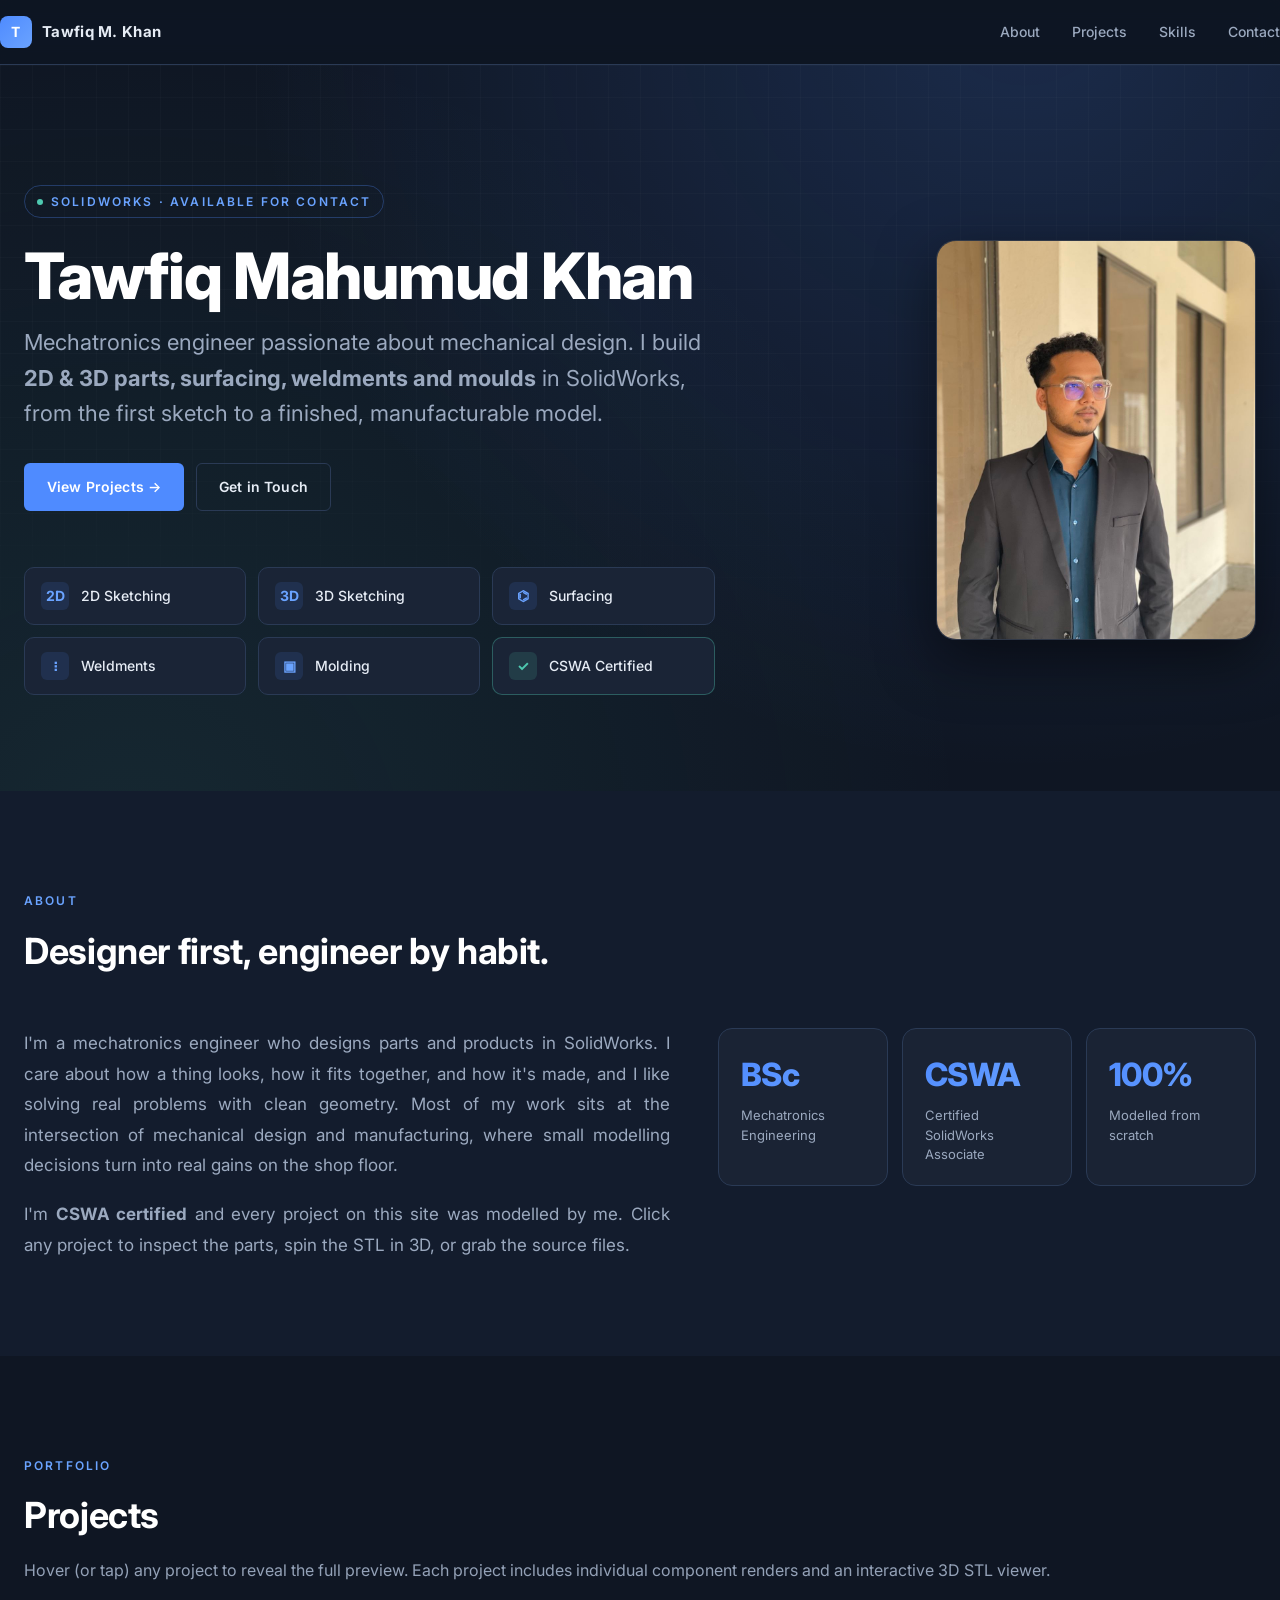
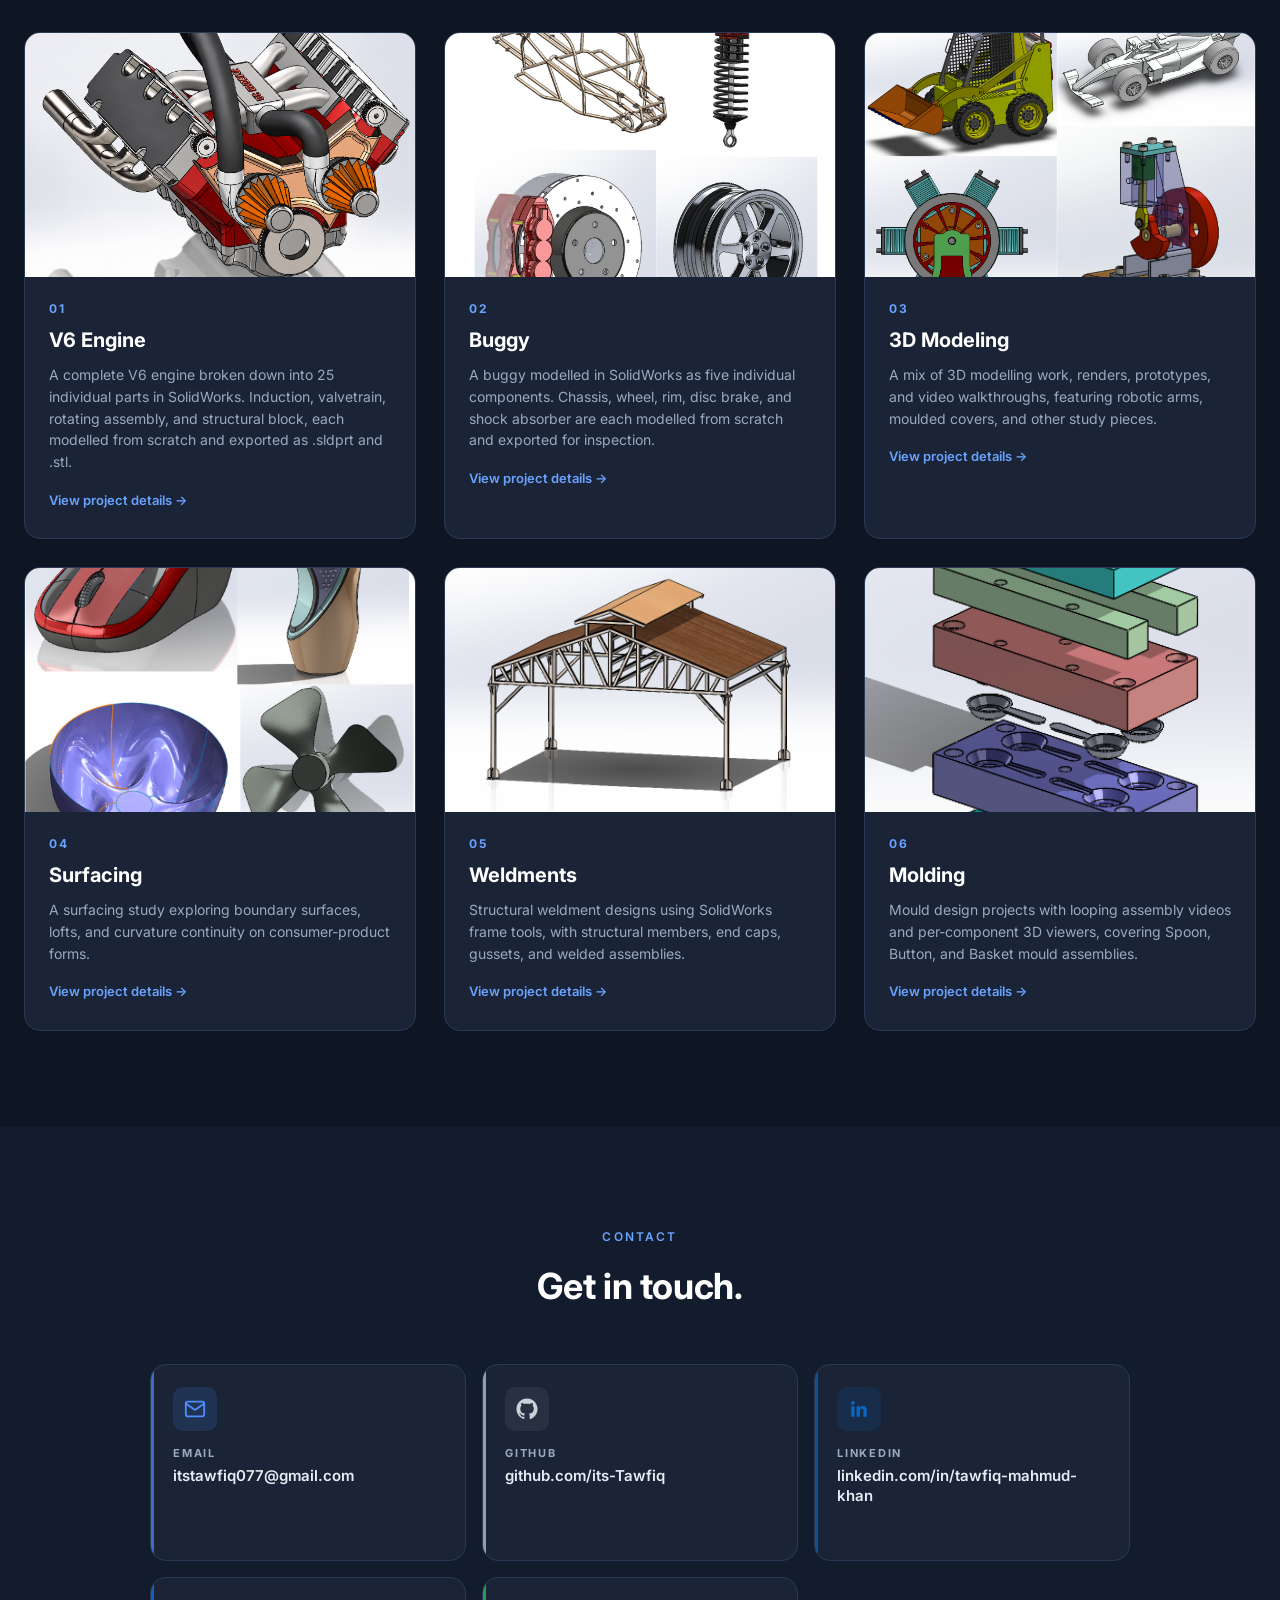
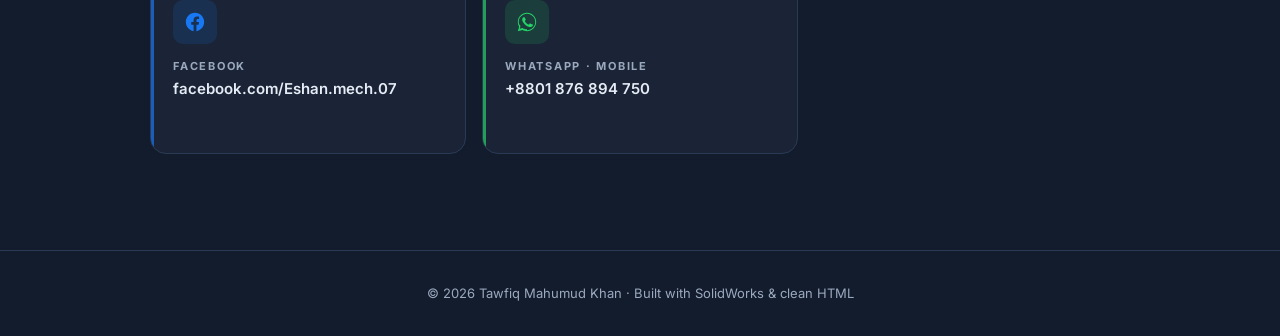
<file: index.html>
<!doctype html>
<html lang="en">
<head>
  <meta charset="utf-8" />
  <meta name="viewport" content="width=device-width, initial-scale=1, viewport-fit=cover" />
  <title>Tawfiq Mahumud Khan | SolidWorks Portfolio</title>
  <meta name="description"
        content="SolidWorks portfolio of Tawfiq Mahumud Khan, a CSWA certified designer showcasing 3D modelling, surfacing, weldments, and mould design projects." />

  <link rel="preconnect" href="https://fonts.googleapis.com" />
  <link rel="preconnect" href="https://fonts.gstatic.com" crossorigin />
  <link href="https://fonts.googleapis.com/css2?family=Inter:wght@400;500;600;700;800&display=swap"
        rel="stylesheet" />

  <link rel="stylesheet" href="css/style.css" />
  <link rel="icon" type="image/svg+xml"
        href="data:image/svg+xml;utf8,<svg xmlns='http://www.w3.org/2000/svg' viewBox='0 0 32 32'><rect width='32' height='32' rx='6' fill='%234f8bff'/><text x='16' y='22' font-family='Inter,sans-serif' font-size='16' font-weight='700' text-anchor='middle' fill='white'>T</text></svg>" />
</head>
<body>

  <!-- ============================================================
       NAVIGATION
       ============================================================ -->
  <nav class="nav" aria-label="Primary">
    <div class="container nav__inner">
      <a href="#top" class="nav__brand">
        <span class="nav__brand-mark">T</span>
        <span>Tawfiq M. Khan</span>
      </a>
      <button class="nav-toggle" aria-expanded="false" aria-controls="primary-nav">
        Menu
      </button>
      <ul class="nav__links" id="primary-nav">
        <li><a href="#about">About</a></li>
        <li><a href="#projects">Projects</a></li>
        <li><a href="#skills">Skills</a></li>
        <li><a href="#contact">Contact</a></li>
      </ul>
    </div>
  </nav>

  <!-- ============================================================
       HERO
       ============================================================ -->
  <header id="top" class="hero">
    <div class="container">
      <div class="hero__inner">
        <div class="hero__copy">
          <span class="hero__eyebrow">
            <span class="dot"></span>
            SolidWorks · Available for contact
          </span>
          <h1 class="hero__title">
            <span class="hero__title-text">Tawfiq Mahumud Khan</span>
          </h1>
          <p class="hero__subtitle">
            Mechatronics engineer passionate about mechanical design. I build
            <strong>2D &amp; 3D parts, surfacing, weldments and moulds</strong>
            in SolidWorks, from the first sketch to a finished, manufacturable model.
          </p>
          <div class="hero__cta-row">
            <a href="#projects" class="btn btn--primary">View Projects &rarr;</a>
            <a href="#contact" class="btn btn--ghost">Get in Touch</a>
          </div>

          <div class="skills" id="skills">
            <a class="skill" href="#projects" data-skill="2d-sketching">
              <span class="skill__icon">2D</span>
              2D Sketching
            </a>
            <a class="skill" href="#projects" data-skill="3d-sketching">
              <span class="skill__icon">3D</span>
              3D Sketching
            </a>
            <a class="skill" href="#projects" data-skill="surfacing">
              <span class="skill__icon">⌬</span>
              Surfacing
            </a>
            <a class="skill" href="#projects" data-skill="weldments">
              <span class="skill__icon">⫶</span>
              Weldments
            </a>
            <a class="skill" href="#projects" data-skill="molding">
              <span class="skill__icon">▣</span>
              Molding
            </a>
            <a class="skill skill--cert" href="certificate.html" data-skill="cswa">
              <span class="skill__icon">✓</span>
              CSWA Certified
            </a>
          </div>
        </div>

        <figure class="hero__portrait" aria-hidden="true">
          <img src="projects/my_pic.jpg" alt="" />
        </figure>
      </div>
    </div>
  </header>

  <!-- ============================================================
       ABOUT
       ============================================================ -->
  <section id="about" class="section section--alt">
    <div class="container">
      <div class="section-header">
        <span class="section-header__eyebrow">About</span>
        <h2 class="section-title">Designer first, engineer by habit.</h2>
      </div>

      <div class="about-grid">
        <div class="about-grid__lead">
          <p class="about-lede">
            I'm a mechatronics engineer who designs parts and products in SolidWorks.
            I care about how a thing looks, how it fits together, and how it's made,
            and I like solving real problems with clean geometry. Most of my work
            sits at the intersection of mechanical design and manufacturing, where
            small modelling decisions turn into real gains on the shop floor.
          </p>
          <p class="about-lede">
            I'm <strong>CSWA certified</strong> and every project on this site was
            modelled by me. Click any project to inspect the parts, spin the STL
            in 3D, or grab the source files.
          </p>
        </div>

        <ul class="about-stats">
          <li class="about-stat">
            <span class="about-stat__num">BSc</span>
            <span class="about-stat__label">Mechatronics Engineering</span>
          </li>
          <li class="about-stat">
            <span class="about-stat__num">CSWA</span>
            <span class="about-stat__label">Certified SolidWorks Associate</span>
          </li>
          <li class="about-stat">
            <span class="about-stat__num">100%</span>
            <span class="about-stat__label">Modelled from scratch</span>
          </li>
        </ul>
      </div>
    </div>
  </section>

  <!-- ============================================================
       PROJECTS
       ============================================================ -->
  <section id="projects" class="section">
    <div class="container">
      <div class="section-header">
        <span class="section-header__eyebrow">Portfolio</span>
        <h2 class="section-title">Projects</h2>
        <p class="section-subtitle">
          Hover (or tap) any project to reveal the full preview. Each project includes
          individual component renders and an interactive 3D STL viewer.
        </p>
      </div>

      <div class="projects-grid" id="projects-grid">
        <!-- Filled by js/main.js -->
      </div>
    </div>
  </section>

  <!-- ============================================================
       CONTACT
       ============================================================ -->
  <section id="contact" class="section section--alt">
    <div class="container">
      <div class="section-header section-header--center">
        <span class="section-header__eyebrow">Contact</span>
        <h2 class="section-title">Get in touch.</h2>
      </div>

      <div class="contact-grid">

        <!-- Email — opens Gmail compose in a new tab. Gmail web is the
             universal mailto-to-Gmail bridge for desktop users; on mobile
             the system mail handler takes over via mailto:. -->
        <a class="contact-card contact-card--email"
           id="contact-email"
           href="https://mail.google.com/mail/?view=cm&fs=1&to=itstawfiq077@gmail.com"
           target="_blank" rel="noopener">
          <span class="contact-card__icon" aria-hidden="true">
            <svg viewBox="0 0 24 24" width="22" height="22" fill="none"
                 stroke="currentColor" stroke-width="2"
                 stroke-linecap="round" stroke-linejoin="round">
              <path d="M4 4h16c1.1 0 2 .9 2 2v12c0 1.1-.9 2-2 2H4c-1.1 0-2-.9-2-2V6c0-1.1.9-2 2-2z"/>
              <polyline points="22,6 12,13 2,6"/>
            </svg>
          </span>
          <span class="contact-card__body">
            <span class="contact-card__label">Email</span>
            <span class="contact-card__value">itstawfiq077@gmail.com</span>
          </span>
          <span class="contact-card__cta" aria-hidden="true">Open Gmail &rarr;</span>
        </a>

        <!-- GitHub — opens the profile in a new tab. -->
        <a class="contact-card contact-card--github"
           id="contact-github"
           href="https://github.com/its-Tawfiq"
           target="_blank" rel="noopener">
          <span class="contact-card__icon" aria-hidden="true">
            <svg viewBox="0 0 24 24" width="22" height="22" fill="currentColor">
              <path d="M12 .5C5.65.5.5 5.65.5 12c0 5.08 3.29 9.39 7.86 10.92.58.1.79-.25.79-.56v-2c-3.2.7-3.88-1.37-3.88-1.37-.52-1.34-1.27-1.7-1.27-1.7-1.04-.71.08-.7.08-.7 1.15.08 1.76 1.18 1.76 1.18 1.02 1.76 2.68 1.25 3.34.96.1-.74.4-1.25.73-1.54-2.55-.29-5.23-1.28-5.23-5.69 0-1.26.45-2.28 1.18-3.08-.12-.29-.51-1.45.11-3.02 0 0 .97-.31 3.18 1.17.92-.26 1.91-.39 2.89-.39.98 0 1.97.13 2.89.39 2.2-1.48 3.17-1.17 3.17-1.17.63 1.57.23 2.73.11 3.02.73.8 1.18 1.82 1.18 3.08 0 4.43-2.69 5.4-5.25 5.69.41.36.78 1.06.78 2.13v3.16c0 .31.21.67.8.55C20.22 21.38 23.5 17.08 23.5 12 23.5 5.65 18.35.5 12 .5z"/>
            </svg>
          </span>
          <span class="contact-card__body">
            <span class="contact-card__label">GitHub</span>
            <span class="contact-card__value">github.com/its-Tawfiq</span>
          </span>
          <span class="contact-card__cta" aria-hidden="true">View profile &rarr;</span>
        </a>

        <!-- LinkedIn -->
        <a class="contact-card contact-card--linkedin"
           id="contact-linkedin"
           href="https://www.linkedin.com/in/tawfiq-mahmud-khan"
           target="_blank" rel="noopener">
          <span class="contact-card__icon" aria-hidden="true">
            <svg viewBox="0 0 24 24" width="22" height="22" fill="currentColor">
              <path d="M20.45 20.45h-3.55v-5.57c0-1.33-.02-3.05-1.86-3.05-1.86 0-2.14 1.45-2.14 2.95v5.67H9.35V9h3.41v1.56h.05c.48-.9 1.64-1.86 3.37-1.86 3.6 0 4.27 2.37 4.27 5.46v6.29zM5.34 7.43a2.06 2.06 0 1 1 0-4.12 2.06 2.06 0 0 1 0 4.12zM7.12 20.45H3.56V9h3.56v11.45z"/>
            </svg>
          </span>
          <span class="contact-card__body">
            <span class="contact-card__label">LinkedIn</span>
            <span class="contact-card__value">linkedin.com/in/tawfiq-mahmud-khan</span>
          </span>
          <span class="contact-card__cta" aria-hidden="true">View profile &rarr;</span>
        </a>

        <!-- Facebook -->
        <a class="contact-card contact-card--facebook"
           id="contact-facebook"
           href="https://www.facebook.com/Eshan.mech.07"
           target="_blank" rel="noopener">
          <span class="contact-card__icon" aria-hidden="true">
            <svg viewBox="0 0 24 24" width="22" height="22" fill="currentColor">
              <path d="M22 12.07C22 6.51 17.52 2 12 2S2 6.51 2 12.07c0 4.99 3.66 9.13 8.44 9.93v-7.02H7.9v-2.91h2.54V9.85c0-2.52 1.49-3.91 3.78-3.91 1.09 0 2.24.2 2.24.2v2.47h-1.26c-1.24 0-1.63.77-1.63 1.57v1.88h2.78l-.45 2.91h-2.33V22c4.78-.8 8.43-4.94 8.43-9.93z"/>
            </svg>
          </span>
          <span class="contact-card__body">
            <span class="contact-card__label">Facebook</span>
            <span class="contact-card__value">facebook.com/Eshan.mech.07</span>
          </span>
          <span class="contact-card__cta" aria-hidden="true">View profile &rarr;</span>
        </a>

        <!-- WhatsApp / Mobile — wa.me opens the WhatsApp app on mobile
             and WhatsApp Web on desktop. -->
        <a class="contact-card contact-card--whatsapp"
           id="contact-whatsapp"
           href="https://wa.me/01876894750"
           target="_blank" rel="noopener">
          <span class="contact-card__icon" aria-hidden="true">
            <svg viewBox="0 0 24 24" width="22" height="22" fill="currentColor">
              <path d="M17.5 14.4c-.3-.1-1.7-.8-1.9-.9-.3-.1-.4-.1-.6.1-.2.3-.7.9-.8 1-.2.2-.3.2-.6.1-.3-.1-1.2-.4-2.3-1.4-.9-.8-1.4-1.7-1.6-2-.2-.3 0-.4.1-.6.1-.1.3-.3.4-.5.1-.2.2-.3.3-.5.1-.2 0-.4 0-.5 0-.1-.6-1.5-.9-2-.2-.5-.4-.5-.6-.5h-.5c-.2 0-.5.1-.7.4-.3.3-1 1-1 2.4 0 1.4 1 2.8 1.2 3 .1.2 2 3.1 4.9 4.3 1.7.7 2.4.8 3.3.7.5-.1 1.7-.7 2-1.4.2-.7.2-1.2.2-1.4-.1-.1-.3-.2-.6-.3zM12 2C6.5 2 2 6.5 2 12c0 1.8.5 3.6 1.4 5.1L2 22l5-1.3c1.5.8 3.1 1.3 5 1.3 5.5 0 10-4.5 10-10S17.5 2 12 2zm0 18c-1.7 0-3.3-.5-4.6-1.3l-.3-.2-3 .8.8-2.9-.2-.3C3.4 14.8 3 13.4 3 12c0-5 4-9 9-9s9 4 9 9-4 9-9 9z"/>
            </svg>
          </span>
          <span class="contact-card__body">
            <span class="contact-card__label">WhatsApp · Mobile</span>
            <span class="contact-card__value">+8801 876 894 750</span>
          </span>
          <span class="contact-card__cta" aria-hidden="true">Open chat &rarr;</span>
        </a>

      </div>
    </div>
  </section>

  <footer class="footer">
    <div class="container">
      <p style="margin:0;">
        &copy; <span id="year"></span> Tawfiq Mahumud Khan &middot; Built with SolidWorks &amp; clean HTML
      </p>
    </div>
  </footer>

  <!-- Scripts -->
  <script src="js/projects.js"></script>
  <script src="js/main.js"></script>
  <script>
    // Footer year is the only thing kept dynamic — contact info is now
    // authored directly in the markup above so the page works even
    // without JS.
    (function () {
      const yr = document.getElementById('year');
      if (yr) yr.textContent = new Date().getFullYear();
    })();
  </script>
</body>
</html>
</file>
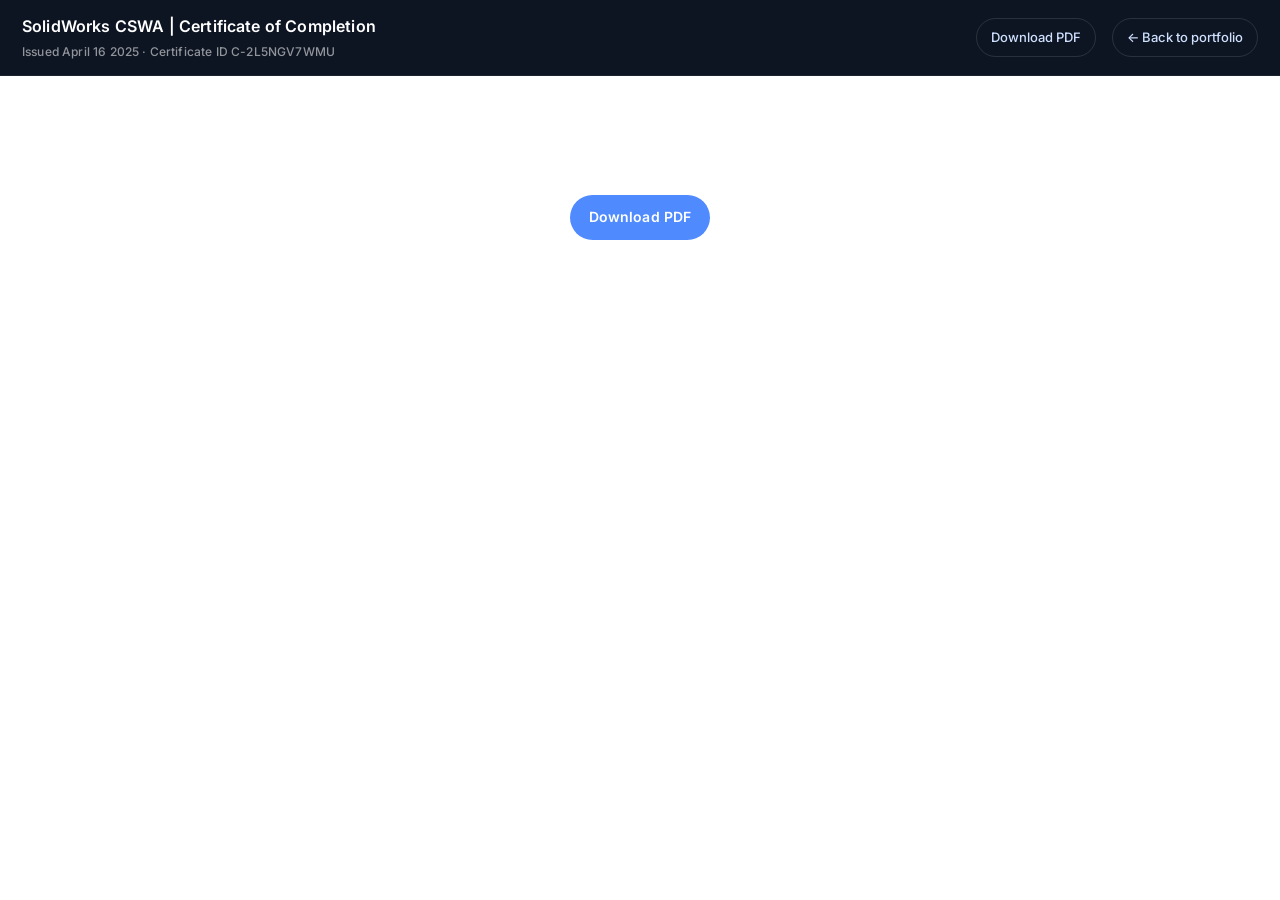
<file: certificate.html>
<!doctype html>
<html lang="en">
<head>
  <meta charset="utf-8" />
  <meta name="viewport" content="width=device-width, initial-scale=1, viewport-fit=cover" />
  <title>CSWA Certificate | Tawfiq Mahumud Khan</title>
  <meta name="description"
        content="SolidWorks CSWA (CAD Design Associate) certificate awarded to Tawfiq Mahumud Khan, April 16 2025." />

  <link rel="preconnect" href="https://fonts.googleapis.com" />
  <link rel="preconnect" href="https://fonts.gstatic.com" crossorigin />
  <link href="https://fonts.googleapis.com/css2?family=Inter:wght@400;500;600;700;800&display=swap"
        rel="stylesheet" />

  <link rel="stylesheet" href="css/style.css" />
  <link rel="icon" type="image/svg+xml"
        href="data:image/svg+xml;utf8,<svg xmlns='http://www.w3.org/2000/svg' viewBox='0 0 32 32'><rect width='32' height='32' rx='6' fill='%234f8bff'/><text x='16' y='22' font-family='Inter,sans-serif' font-size='16' font-weight='700' text-anchor='middle' fill='white'>T</text></svg>" />

  <style>
    /* Page-specific styles — kept inline so certificate.html stays a
       standalone artifact independent of the rest of the site. */
    html, body { height: 100%; margin: 0; }
    body { background: #0f1623; color: #fff; font-family: Inter, system-ui, sans-serif; }
    .cert-viewer {
      display: flex;
      flex-direction: column;
      height: 100vh;
      height: 100dvh;
    }
    .cert-toolbar {
      display: flex;
      align-items: center;
      gap: 16px;
      padding: 14px 22px;
      background: rgba(15, 22, 35, 0.85);
      backdrop-filter: blur(12px);
      border-bottom: 1px solid rgba(255, 255, 255, 0.06);
      flex: 0 0 auto;
    }
    .cert-toolbar h1 {
      margin: 0;
      font-size: 16px;
      font-weight: 600;
      letter-spacing: 0.01em;
      color: #fff;
      flex: 1 1 auto;
      min-width: 0;
    }
    .cert-toolbar h1 small {
      display: block;
      font-size: 12px;
      font-weight: 500;
      color: rgba(255, 255, 255, 0.55);
      margin-top: 2px;
    }
    .cert-toolbar a {
      color: #cfe0ff;
      text-decoration: none;
      font-size: 13px;
      font-weight: 500;
      padding: 8px 14px;
      border-radius: 999px;
      border: 1px solid rgba(255, 255, 255, 0.12);
      transition: background 160ms ease, border-color 160ms ease, color 160ms ease;
    }
    .cert-toolbar a:hover {
      background: rgba(255, 255, 255, 0.06);
      border-color: rgba(255, 255, 255, 0.25);
      color: #fff;
    }
    .cert-frame {
      flex: 1 1 auto;
      min-height: 0;
      background: #2a3142;
      display: flex;
      align-items: stretch;
      justify-content: stretch;
    }
    .cert-frame object,
    .cert-frame embed,
    .cert-frame iframe {
      width: 100%;
      height: 100%;
      border: 0;
      background: #fff;
    }
    .cert-fallback {
      margin: auto;
      max-width: 520px;
      padding: 28px 32px;
      text-align: center;
      color: rgba(255, 255, 255, 0.85);
    }
    .cert-fallback h2 {
      margin: 0 0 12px;
      font-size: 22px;
      font-weight: 700;
      color: #fff;
    }
    .cert-fallback p {
      margin: 0 0 22px;
      font-size: 14px;
      line-height: 1.6;
      color: rgba(255, 255, 255, 0.7);
    }
    .cert-fallback a.btn {
      display: inline-block;
      padding: 10px 18px;
      background: #4f8bff;
      color: #fff;
      border-radius: 999px;
      text-decoration: none;
      font-weight: 600;
      font-size: 14px;
    }

    /* ---------- Responsive (phones) ----------
       On phones the toolbar's h1 + 2 pill buttons would overflow, so we
       drop the buttons to a second row and shrink padding/typography. */
    @media (max-width: 560px) {
      .cert-toolbar {
        flex-wrap: wrap;
        gap: 10px;
        padding: 12px 16px;
      }
      .cert-toolbar h1 {
        font-size: 14px;
        flex: 1 1 100%;
        margin-bottom: 2px;
      }
      .cert-toolbar h1 small {
        font-size: 11px;
      }
      .cert-toolbar a {
        padding: 6px 12px;
        font-size: 12px;
      }
    }
  </style>
</head>
<body>

  <div class="cert-viewer">
    <header class="cert-toolbar">
      <h1>
        SolidWorks CSWA | Certificate of Completion
        <small>Issued April 16 2025 · Certificate ID C-2L5NGV7WMU</small>
      </h1>
      <a href="certificate/Certificate_C-2L5NGV7WMU.pdf" download>Download PDF</a>
      <a href="index.html">&larr; Back to portfolio</a>
    </header>

    <main class="cert-frame">
      <!-- <object> renders the PDF inline with a built-in toolbar in
           modern browsers, and falls back to its child content when the
           browser cannot render PDFs (rare, but worth covering). -->
      <object data="certificate/Certificate_C-2L5NGV7WMU.pdf"
              type="application/pdf"
              aria-label="CSWA certificate PDF">
        <div class="cert-fallback">
          <h2>Your browser can&rsquo;t display the PDF inline.</h2>
          <p>You can still download the certificate and open it locally.</p>
          <a class="btn" href="certificate/Certificate_C-2L5NGV7WMU.pdf" download>Download PDF</a>
        </div>
      </object>
    </main>
  </div>

</body>
</html>
</file>
<file: css/style.css>
/* =====================================================================
   TAWFIQ MAHUMUD KHAN — SolidWorks Portfolio
   Professional, clean, engineering-portfolio design
   ===================================================================== */

/* ---------- Design tokens ---------- */
:root {
  --color-bg:        #0f1623;
  --color-bg-alt:    #131c2d;
  --color-surface:   #1a2436;
  --color-surface-2: #22304a;
  --color-border:    #2a3a55;
  --color-text:      #e6ecf5;
  --color-text-dim:  #9ba9bf;
  --color-accent:    #4f8bff;
  --color-accent-2:  #6aa3ff;
  --color-success:   #4ec9b0;
  --shadow-sm: 0 2px 8px rgba(0, 0, 0, 0.2);
  --shadow-md: 0 6px 24px rgba(0, 0, 0, 0.35);
  --shadow-lg: 0 18px 60px rgba(0, 0, 0, 0.45);
  --radius-sm: 6px;
  --radius-md: 10px;
  --radius-lg: 16px;
  --container:    1320px;
  --container-sm: 1040px;
  --transition:   200ms ease;
}

/* ---------- Reset ---------- */
*, *::before, *::after { box-sizing: border-box; }
html { scroll-behavior: smooth; }
/* Safety net: stop accidental horizontal scroll caused by fixed-width
   descendants, gradients, or wide inline content on small phones. The
   site has overflow:hidden on the hero but other sections (e.g. the
   long LinkedIn URL in contact cards, decorative gradients) can still
   push the page wider than the viewport if not contained. */
html, body { overflow-x: hidden; }
body {
  margin: 0;
  font-family: 'Inter', -apple-system, BlinkMacSystemFont, 'Segoe UI',
               Roboto, 'Helvetica Neue', Arial, sans-serif;
  font-size: 16px;
  line-height: 1.6;
  color: var(--color-text);
  background: var(--color-bg);
  -webkit-font-smoothing: antialiased;
  text-rendering: optimizeLegibility;
}
img, svg, video { display: block; max-width: 100%; }
a { color: inherit; text-decoration: none; }
button { font: inherit; cursor: pointer; }

/* ---------- Layout ---------- */
.container {
  width: 100%;
  max-width: var(--container);
  margin: 0 auto;
  padding: 0 24px;
}
.container--sm { max-width: var(--container-sm); }

.section {
  padding: 96px 0;
}
.section--alt { background: var(--color-bg-alt); }

.section-header {
  margin-bottom: 48px;
}
.section-header__eyebrow {
  display: inline-block;
  font-size: 12px;
  letter-spacing: 0.18em;
  text-transform: uppercase;
  color: var(--color-accent-2);
  font-weight: 600;
  margin-bottom: 12px;
}
.section-title {
  font-size: clamp(28px, 3vw, 36px);
  font-weight: 700;
  letter-spacing: -0.01em;
  margin: 0 0 12px;
  color: #fff;
}
.section-subtitle {
  font-size: 16px;
  line-height: 1.7;
  color: var(--color-text-dim);
  max-width: 100%;
  margin: 0 0 32px;
  text-align: justify;
  hyphens: auto;
  -webkit-hyphens: auto;
  opacity: 0.95;
}
.section-title small {
  font-size: 14px;
  font-weight: 400;
  color: var(--color-text-dim);
}

/* ---------- About ---------- */
.about-grid {
  display: grid;
  grid-template-columns: minmax(0, 1.2fr) minmax(0, 1fr);
  gap: 48px;
  align-items: start;
  max-width: 1240px;
  margin: 0 auto;
}
.about-grid__lead { min-width: 0; }
.about-lede {
  font-size: 17px;
  line-height: 1.8;
  color: var(--color-text-dim);
  margin: 0 0 18px;
  text-align: justify;
  hyphens: auto;
  -webkit-hyphens: auto;
}
.about-lede:last-child { margin-bottom: 0; }
.about-stats {
  list-style: none;
  margin: 0;
  padding: 0;
  display: grid;
  grid-template-columns: repeat(3, minmax(0, 1fr));
  gap: 14px;
}
.about-stat {
  display: flex;
  flex-direction: column;
  gap: 6px;
  padding: 20px 22px;
  background: rgba(255, 255, 255, 0.03);
  border: 1px solid var(--color-border);
  border-radius: 14px;
  transition: transform var(--transition), border-color var(--transition), background var(--transition);
}
.about-stat:hover {
  transform: translateY(-2px);
  border-color: rgba(79, 139, 255, 0.45);
  background: rgba(79, 139, 255, 0.06);
}
.about-stat__num {
  font-size: clamp(26px, 3vw, 32px);
  font-weight: 800;
  letter-spacing: -0.02em;
  background: linear-gradient(135deg, var(--color-accent), var(--color-accent-2));
  -webkit-background-clip: text;
  background-clip: text;
  color: transparent;
}
.about-stat__label {
  font-size: 13px;
  line-height: 1.5;
  color: var(--color-text-dim);
}
@media (max-width: 880px) {
  .about-grid {
    grid-template-columns: 1fr;
    gap: 32px;
  }
  .about-stats {
    grid-template-columns: repeat(2, minmax(0, 1fr));
  }
}
@media (max-width: 480px) {
  .about-stats { grid-template-columns: 1fr; }
}

/* ---------- Navigation ---------- */
.nav {
  position: sticky;
  top: 0;
  z-index: 50;
  background: rgba(15, 22, 35, 0.85);
  backdrop-filter: saturate(140%) blur(10px);
  -webkit-backdrop-filter: saturate(140%) blur(10px);
  border-bottom: 1px solid var(--color-border);
  /* Push the sticky bar away from notches / camera cutouts on iOS and
     Android so the brand and toggle aren't clipped on the edges. */
  padding-left:  env(safe-area-inset-left, 0);
  padding-right: env(safe-area-inset-right, 0);
}
.nav__inner {
  display: flex;
  align-items: center;
  justify-content: space-between;
  /* If the device has a top notch (iPhone X+, landscape phones etc.)
     push the bar contents down so the brand sits inside the safe area
     rather than under the notch. */
  padding-left:  max(env(safe-area-inset-left, 0), 0);
  padding-right: max(env(safe-area-inset-right, 0), 0);
  height: 64px;
}
.nav__brand {
  display: flex;
  align-items: center;
  gap: 10px;
  font-weight: 700;
  letter-spacing: 0.02em;
  font-size: 15px;
}
.nav__brand-mark {
  width: 32px; height: 32px;
  display: grid; place-items: center;
  background: linear-gradient(135deg, var(--color-accent), var(--color-accent-2));
  color: #fff;
  border-radius: 8px;
  font-weight: 700;
  font-size: 14px;
}
.nav__links {
  display: flex;
  gap: 32px;
  list-style: none;
  margin: 0; padding: 0;
}
.nav__links a {
  font-size: 14px;
  font-weight: 500;
  color: var(--color-text-dim);
  padding: 8px 0;
  border-bottom: 2px solid transparent;
  transition: color var(--transition), border-color var(--transition);
}
.nav__links a:hover,
.nav__links a.is-active {
  color: var(--color-text);
  border-bottom-color: var(--color-accent);
}

.nav-toggle {
  display: none;
  background: transparent;
  border: 1px solid var(--color-border);
  color: var(--color-text);
  padding: 8px 12px;
  border-radius: var(--radius-sm);
}

/* ---------- Hero ---------- */
.hero {
  position: relative;
  padding: 120px 0 96px;
  background:
    radial-gradient(circle at 80% -10%, rgba(79,139,255,0.18), transparent 60%),
    radial-gradient(circle at 10% 110%, rgba(78,201,176,0.10), transparent 60%),
    var(--color-bg);
  overflow: hidden;
}
.hero::before {
  content: "";
  position: absolute; inset: 0;
  background-image:
    linear-gradient(rgba(255,255,255,0.02) 1px, transparent 1px),
    linear-gradient(90deg, rgba(255,255,255,0.02) 1px, transparent 1px);
  background-size: 32px 32px;
  pointer-events: none;
  mask-image: linear-gradient(to bottom, black 40%, transparent 90%);
  -webkit-mask-image: linear-gradient(to bottom, black 40%, transparent 90%);
}
.hero__inner {
  position: relative;
  max-width: 1280px;
  margin: 0 auto;
}
.hero__copy { max-width: 760px; }

/* Two-column hero on wide screens: copy on the left, profile portrait
   on the right. Stacks on narrow screens (the portrait is hidden so
   the copy fills the full width). The narrower inner max-width keeps
   the hero from feeling stretched across the full container. */
@media (min-width: 980px) {
  .hero__inner {
    display: grid;
    grid-template-columns: minmax(0, 1.4fr) minmax(0, 1fr);
    gap: 48px;
    align-items: center;
  }
}

/* Profile portrait — pinned to the right column on wide screens.
   Sized to feel like a polished framed photo, never competing with
   the hero copy. Hidden on narrow screens to keep the layout clean. */
.hero__portrait {
  margin: 0;
  justify-self: end;
  width: clamp(220px, 28vw, 320px);
  aspect-ratio: 4 / 5;
  border-radius: 20px;
  overflow: hidden;
  border: 1px solid rgba(255, 255, 255, 0.12);
  box-shadow: 0 18px 56px rgba(0, 0, 0, 0.5);
  background: var(--color-bg-alt);
  display: none;
}
@media (min-width: 980px) {
  .hero__portrait { display: block; }
}
.hero__portrait img {
  width: 100%;
  height: 100%;
  object-fit: cover;
  object-position: center 25%;
  display: block;
}

.hero__eyebrow {
  display: inline-flex;
  align-items: center;
  gap: 8px;
  font-size: 12px;
  letter-spacing: 0.18em;
  text-transform: uppercase;
  color: var(--color-accent-2);
  font-weight: 600;
  padding: 6px 12px;
  border: 1px solid rgba(79,139,255,0.3);
  border-radius: 999px;
  margin-bottom: 24px;
}
.hero__eyebrow .dot {
  width: 6px; height: 6px; border-radius: 50%;
  background: var(--color-success);
  box-shadow: 0 0 0 0 rgba(78,201,176,0.5);
  animation: pulse 2s infinite;
}
@keyframes pulse {
  0%   { box-shadow: 0 0 0 0 rgba(78,201,176,0.5); }
  70%  { box-shadow: 0 0 0 8px rgba(78,201,176,0); }
  100% { box-shadow: 0 0 0 0 rgba(78,201,176,0); }
}
.hero__title {
  font-size: clamp(36px, 6vw, 64px);
  font-weight: 800;
  line-height: 1.05;
  letter-spacing: -0.02em;
  margin: 0 0 16px;
  color: #fff;
}
.hero__title-text {
  display: inline-block;
  max-width: 100%;
}
/* Lock the name to a single line only when there's room. On phones the
   36-64px clamp can't fit "Tawfiq Mahumud Khan" without horizontal
   overflow, so we let the title wrap below 720px and only nowrap from
   tablet/desktop upwards. */
@media (min-width: 720px) {
  .hero__title-text {
    white-space: nowrap;
  }
}
.hero__subtitle {
  font-size: clamp(18px, 2vw, 22px);
  color: var(--color-text-dim);
  max-width: 760px;
  margin: 0 0 32px;
}
.hero__cta-row {
  display: flex;
  gap: 12px;
  flex-wrap: wrap;
}

/* ---------- Buttons ---------- */
.btn {
  display: inline-flex;
  align-items: center;
  gap: 8px;
  padding: 12px 22px;
  border-radius: var(--radius-sm);
  font-weight: 600;
  font-size: 14px;
  letter-spacing: 0.01em;
  transition: transform var(--transition), background var(--transition), color var(--transition), border-color var(--transition);
  border: 1px solid transparent;
}
.btn:hover { transform: translateY(-1px); }
.btn--primary {
  background: var(--color-accent);
  color: #fff;
}
.btn--primary:hover { background: var(--color-accent-2); }
.btn--ghost {
  background: transparent;
  border-color: var(--color-border);
  color: var(--color-text);
}
.btn--ghost:hover {
  border-color: var(--color-accent);
  color: #fff;
}

/* ---------- Skills strip ---------- */
.skills {
  display: grid;
  grid-template-columns: repeat(auto-fit, minmax(180px, 1fr));
  gap: 12px;
  margin-top: 56px;
}
.skill {
  display: flex;
  align-items: center;
  gap: 12px;
  padding: 14px 16px;
  background: var(--color-surface);
  border: 1px solid var(--color-border);
  border-radius: var(--radius-md);
  font-weight: 500;
  font-size: 14px;
  color: var(--color-text);
  text-decoration: none;
  transition: border-color var(--transition), transform var(--transition);
}
.skill:hover { border-color: var(--color-accent); transform: translateY(-2px); color: #fff; }
.skill:focus-visible { outline: 2px solid var(--color-accent); outline-offset: 2px; }
.skill__icon {
  width: 28px; height: 28px;
  display: grid; place-items: center;
  background: rgba(79,139,255,0.12);
  color: var(--color-accent-2);
  border-radius: 6px;
  font-size: 14px;
  font-weight: 700;
}
.skill--cert { border-color: rgba(78,201,176,0.35); }
.skill--cert .skill__icon {
  background: rgba(78,201,176,0.15);
  color: var(--color-success);
}

/* ---------- Project grid ---------- */
.projects-grid {
  display: grid;
  grid-template-columns: repeat(auto-fill, minmax(320px, 1fr));
  gap: 28px;
}

.project-card {
  position: relative;
  background: var(--color-surface);
  border: 1px solid var(--color-border);
  border-radius: var(--radius-lg);
  overflow: hidden;
  transition: border-color var(--transition), transform var(--transition), box-shadow var(--transition);
}
.project-card:hover {
  border-color: var(--color-accent);
  transform: translateY(-4px);
  box-shadow: var(--shadow-lg);
}
.project-card__link {
  display: block;
  color: inherit;
}

.project-card__media {
  position: relative;
  aspect-ratio: 16 / 10;
  overflow: hidden;
  background:
    linear-gradient(135deg, #1c2638 0%, #0f1623 100%);
}
.project-card__gif,
.project-card__cover {
  width: 100%;
  height: 100%;
  object-fit: cover;
  transition: transform 600ms ease;
}
.project-card:hover .project-card__gif,
.project-card:hover .project-card__cover { transform: scale(1.04); }
.project-card__gif--missing,
.project-card__cover--missing { opacity: 0; }
.project-card__missing {
  position: absolute;
  inset: 0;
  display: grid; place-items: center;
  font-size: 13px;
  color: var(--color-text-dim);
  text-align: center;
  border: 2px dashed var(--color-border);
  border-radius: var(--radius-md);
  margin: 16px;
}

.project-card__overlay {
  position: absolute;
  inset: 0;
  display: flex;
  align-items: flex-end;
  justify-content: center;
  padding: 20px;
  background: linear-gradient(180deg, rgba(15,22,35,0) 40%, rgba(15,22,35,0.85) 100%);
  opacity: 0;
  transition: opacity var(--transition);
  pointer-events: none;
}
.project-card:hover .project-card__overlay,
.project-card__overlay.is-visible { opacity: 1; pointer-events: auto; }

.project-card__cta {
  background: var(--color-accent);
  color: #fff;
  padding: 10px 20px;
  border-radius: 999px;
  font-size: 13px;
  font-weight: 600;
  letter-spacing: 0.02em;
  transform: translateY(8px);
  transition: transform var(--transition);
  box-shadow: var(--shadow-md);
}
.project-card:hover .project-card__cta,
.project-card__overlay.is-visible .project-card__cta { transform: translateY(0); }

.project-card__body { padding: 22px 24px 26px; }
.project-card__index {
  font-size: 12px;
  letter-spacing: 0.18em;
  color: var(--color-accent-2);
  font-weight: 700;
  margin-bottom: 6px;
}
.project-card__title {
  margin: 0 0 8px;
  font-size: 20px;
  font-weight: 700;
  color: #fff;
}
.project-card__summary {
  margin: 0 0 14px;
  font-size: 14px;
  color: var(--color-text-dim);
  line-height: 1.55;
}
.project-card__more {
  font-size: 13px;
  color: var(--color-accent-2);
  font-weight: 600;
}

/* ---------- Gallery (Different Projects) ----------
   Files grouped by leading "NN-" prefix; each group renders as a
   labelled block with its own 3-col grid (wrapping to 2 / 1 col).
   --------------------------------------------------------- */
.gallery-grid {
  display: grid;
  grid-template-columns: repeat(3, 1fr);
  gap: 24px;
}

.gallery-list { display: block; }

.gallery-group {
  margin-bottom: 56px;
}
.gallery-group:last-child { margin-bottom: 0; }

.gallery-group__header {
  display: flex;
  align-items: baseline;
  gap: 14px;
  margin-bottom: 20px;
  padding-bottom: 12px;
  border-bottom: 1px solid var(--color-border);
}
.gallery-group__index {
  font-size: 12px;
  letter-spacing: 0.18em;
  font-weight: 700;
  color: var(--color-accent-2);
  background: rgba(79, 139, 255, 0.10);
  padding: 4px 10px;
  border-radius: 999px;
}
.gallery-group__title {
  margin: 0;
  font-size: 22px;
  font-weight: 700;
  color: #fff;
  flex: 1 1 auto;
}
.gallery-group__count {
  font-size: 13px;
  color: var(--color-text-dim);
  font-weight: 500;
}

.gallery-grid--videos { margin-top: 24px; }

.gallery-card {
  position: relative;
  margin: 0;
  background: var(--color-surface);
  border: 1px solid var(--color-border);
  border-radius: var(--radius-lg);
  overflow: hidden;
  cursor: zoom-in;
  transition: border-color var(--transition),
              transform var(--transition),
              box-shadow var(--transition);
  aspect-ratio: 4 / 3;
}
.gallery-card:hover {
  border-color: var(--color-accent);
  transform: translateY(-4px);
  box-shadow: var(--shadow-lg);
}

.gallery-card__img {
  width: 100%;
  height: 100%;
  object-fit: cover;
  transition: transform 600ms ease;
}
.gallery-card:hover .gallery-card__img { transform: scale(1.05); }

.gallery-card--video {
  cursor: default;
  aspect-ratio: 16 / 9;
}
.gallery-card--video:hover {
  /* No lift/zoom — autoplaying videos shouldn't react to hover. */
  border-color: var(--color-border);
  transform: none;
  box-shadow: none;
}
.gallery-card__video {
  width: 100%;
  height: 100%;
  display: block;
  background: #000;
}

.gallery-card__caption {
  position: absolute;
  left: 0; right: 0; bottom: 0;
  padding: 14px 16px;
  font-size: 13px;
  font-weight: 600;
  color: #fff;
  background: linear-gradient(180deg, rgba(15,22,35,0) 0%, rgba(15,22,35,0.85) 100%);
  opacity: 0;
  transform: translateY(8px);
  transition: opacity var(--transition), transform var(--transition);
  pointer-events: none;
}
.gallery-card:hover .gallery-card__caption,
.gallery-card:focus-visible .gallery-card__caption {
  opacity: 1;
  transform: translateY(0);
}
/* For looping-video cards the caption is always visible so users can tell
   which file is playing without pausing. */
.gallery-card--video .gallery-card__caption {
  opacity: 1;
  transform: none;
  padding: 10px 14px;
  font-size: 12px;
}

.gallery-card--missing {
  display: grid;
  place-items: center;
  grid-column: 1 / -1;
  aspect-ratio: 4 / 3;
  font-size: 13px;
  color: var(--color-text-dim);
  text-align: center;
  border: 2px dashed var(--color-border);
  cursor: default;
}
.gallery-card--missing small {
  display: block;
  margin-top: 6px;
  opacity: 0.8;
}
.gallery-card--missing:hover {
  border-color: var(--color-border);
  transform: none;
  box-shadow: none;
}

@media (max-width: 900px) {
  .gallery-grid { grid-template-columns: repeat(2, 1fr); }
}
@media (max-width: 560px) {
  .gallery-grid { grid-template-columns: 1fr; }
}

/* ---------- Project detail page ---------- */
.project-hero {
  padding: 60px 0 32px;
  border-bottom: 1px solid var(--color-border);
  margin-bottom: 48px;
}
.back-link {
  font-size: 14px;
  color: var(--color-text-dim);
  font-weight: 500;
  display: inline-flex;
  align-items: center;
  gap: 4px;
  margin-bottom: 24px;
  transition: color var(--transition);
}
.back-link:hover { color: var(--color-accent-2); }

.project-hero h1 {
  font-size: clamp(32px, 5vw, 48px);
  margin: 0 0 12px;
  letter-spacing: -0.02em;
  color: #fff;
}
.project-hero__summary {
  font-size: 18px;
  color: var(--color-text-dim);
  max-width: 100%;
  margin: 0;
}
.project-hero__description {
  font-size: 16px;
  line-height: 1.75;
  color: var(--color-text);
  max-width: 100%;
  margin: 20px 0 0;
  opacity: 0.92;
  text-align: justify;
  hyphens: auto;
  -webkit-hyphens: auto;
}
.project-hero__highlights {
  margin-top: 28px;
  padding: 22px 24px;
  background: var(--color-surface);
  border: 1px solid var(--color-border);
  border-radius: var(--radius-md);
  max-width: 100%;
}
.project-hero__highlights h3 {
  margin: 0 0 12px;
  font-size: 13px;
  font-weight: 700;
  letter-spacing: 0.12em;
  text-transform: uppercase;
  color: var(--color-accent-2);
}
.project-hero__highlights ul {
  margin: 0;
  padding: 0;
  list-style: none;
  display: grid;
  grid-template-columns: repeat(auto-fit, minmax(280px, 1fr));
  gap: 8px 24px;
}
.project-hero__highlights li {
  position: relative;
  padding-left: 22px;
  font-size: 14px;
  line-height: 1.5;
  color: var(--color-text);
}
.project-hero__highlights li::before {
  content: "";
  position: absolute;
  left: 0;
  top: 8px;
  width: 8px;
  height: 8px;
  border-radius: 2px;
  background: var(--color-accent);
}

.project-section { padding: 48px 0; }
.project-section + .project-section { border-top: 1px solid var(--color-border); }

.project-hero__media {
  width: 100%;
  max-width: 1240px;
  margin: 0 auto;
  border-radius: var(--radius-lg);
  overflow: hidden;
  border: 1px solid var(--color-border);
  background: var(--color-bg-alt);
  /* Overview GIF is roughly 794x720 (≈1.1:1). Use a tall friendly ratio so
     the GIF shows at a comfortable size without excessive letterboxing.
     Image uses object-fit: contain so it never gets cropped. */
  aspect-ratio: 10 / 9;
  display: flex;
  align-items: center;
  justify-content: center;
}
.project-hero__media img {
  width: 100%;
  height: 100%;
  object-fit: contain;
  display: block;
}

/* ---------- Assembly & Exploded View cards ---------- */
.view-grid {
  display: grid;
  grid-template-columns: 1fr;
  gap: 28px;
  margin-top: 8px;
}
.view-card {
  margin: 0;
  background: var(--color-surface);
  border: 1px solid var(--color-border);
  border-radius: var(--radius-md);
  overflow: hidden;
  display: flex;
  flex-direction: column;
  transition: border-color var(--transition), transform var(--transition);
}
.view-card:hover {
  border-color: var(--color-accent);
  transform: translateY(-2px);
}
.view-card__media {
  width: 100%;
  /* Wider aspect ratio (16:9) so each video card has a generous viewing
     area for the piston / exploded animations. Combined with the single-
     column .view-grid above, each card spans the full row. */
  aspect-ratio: 16 / 9;
  background: var(--color-bg-alt);
  display: flex;
  align-items: center;
  justify-content: center;
  overflow: hidden;
}
.view-card__media img,
.view-card__media video {
  width: 100%;
  height: 100%;
  object-fit: contain;
  display: block;
  background: var(--color-bg-alt);
}
.view-card__caption {
  padding: 14px 18px 16px;
  display: flex;
  flex-direction: column;
  gap: 4px;
  border-top: 1px solid var(--color-border);
}
.view-card__label {
  font-size: 14px;
  font-weight: 600;
  color: #fff;
  letter-spacing: 0.01em;
}
.view-card__hint {
  font-size: 13px;
  color: var(--color-text-dim);
  line-height: 1.4;
}

.components-grid {
  display: grid;
  grid-template-columns: repeat(auto-fill, minmax(240px, 1fr));
  gap: 18px;
}
.component-card {
  margin: 0;
  background: var(--color-surface);
  border: 1px solid var(--color-border);
  border-radius: var(--radius-md);
  overflow: hidden;
  transition: border-color var(--transition), transform var(--transition);
  cursor: zoom-in;
}
.component-card:hover {
  border-color: var(--color-accent);
  transform: translateY(-2px);
}
.component-card img {
  width: 100%;
  aspect-ratio: 4 / 3;
  object-fit: cover;
}
.component-card figcaption {
  padding: 10px 14px;
  font-size: 13px;
  color: var(--color-text-dim);
  border-top: 1px solid var(--color-border);
}

.placeholder-box {
  display: grid; place-items: center;
  text-align: center;
  padding: 24px;
  border: 2px dashed var(--color-border);
  border-radius: var(--radius-md);
  color: var(--color-text-dim);
  font-size: 14px;
  height: 100%;
  min-height: 180px;
}
.placeholder-box--small { min-height: 120px; font-size: 12px; }
.placeholder-box small {
  display: block;
  margin-top: 8px;
  color: var(--color-text-dim);
  opacity: 0.7;
  font-family: 'JetBrains Mono', ui-monospace, monospace;
}

/* ---------- 3D model viewer ---------- */
.model-viewers {
  display: flex;
  flex-direction: column;
  gap: 24px;
}
.model-wrapper {
  background: #1a1f2b;
  border: 1px solid var(--color-border);
  border-radius: var(--radius-md);
  overflow: hidden;
  position: relative;
}
.model-canvas-host {
  position: relative;
  width: 100%;
  height: 480px;
  background: #1a1f2b;
  overflow: hidden;
}
.model-canvas-host canvas {
  display: block;
  width: 100% !important;
  height: 100% !important;
}
.model-overlay {
  position: absolute;
  inset: 0;
  pointer-events: none;
  display: flex;
  flex-direction: column;
  justify-content: space-between;
  padding: 14px;
}
.model-overlay__hint {
  align-self: flex-end;
  padding: 6px 10px;
  background: rgba(15, 18, 28, 0.78);
  border: 1px solid rgba(255,255,255,0.08);
  border-radius: 999px;
  font-size: 11px;
  letter-spacing: 0.06em;
  color: var(--color-text-dim);
  backdrop-filter: blur(6px);
}
.model-overlay__loading {
  align-self: center;
  margin: auto;
  padding: 10px 16px;
  background: rgba(15, 18, 28, 0.85);
  border: 1px solid var(--color-border);
  border-radius: 999px;
  font-size: 13px;
  color: var(--color-text);
  font-weight: 500;
  letter-spacing: 0.02em;
  animation: model-pulse 1.6s ease-in-out infinite;
}
@keyframes model-pulse {
  0%, 100% { opacity: 0.55; }
  50%      { opacity: 1; }
}
.model-wrapper model-viewer {
  display: block;
  background: #1a1f2b;
}
.model-wrapper--primary {
  border-color: var(--color-accent);
  box-shadow: 0 0 0 1px rgba(79,139,255,0.35), 0 10px 30px rgba(79,139,255,0.12);
}
.model-grid-secondary {
  display: grid;
  grid-template-columns: repeat(auto-fit, minmax(280px, 1fr));
  gap: 18px;
}
.model-label {
  position: absolute;
  left: 12px;
  bottom: 12px;
  padding: 6px 10px;
  background: rgba(15, 18, 28, 0.78);
  backdrop-filter: blur(6px);
  border: 1px solid rgba(255,255,255,0.08);
  border-radius: 6px;
  font-size: 12px;
  font-weight: 600;
  letter-spacing: 0.04em;
  color: #fff;
  pointer-events: none;
  z-index: 2;
}
.model-fallback {
  padding: 20px;
  text-align: center;
  color: var(--color-text-dim);
  font-size: 14px;
  background: rgba(15, 22, 35, 0.85);
}
.model-fallback[hidden] { display: none; }
.model-fallback a {
  color: var(--color-accent-2);
  text-decoration: underline;
}

/* ---------- Thumbnail grid (click-to-swap) ---------- */
.model-thumbnails {
  display: grid;
  grid-template-columns: repeat(auto-fill, minmax(160px, 1fr));
  gap: 12px;
}
.model-thumb {
  display: flex;
  align-items: center;
  gap: 10px;
  width: 100%;
  padding: 12px 14px;
  background: var(--color-surface);
  border: 1px solid var(--color-border);
  border-radius: var(--radius-md);
  text-align: left;
  color: var(--color-text);
  font-family: inherit;
  font-size: 13px;
  cursor: pointer;
  transition: border-color var(--transition),
              background var(--transition),
              transform var(--transition),
              box-shadow var(--transition);
}
.model-thumb:hover {
  border-color: var(--color-accent);
  background: var(--color-surface-2);
  transform: translateY(-1px);
}
.model-thumb:focus-visible {
  outline: none;
  border-color: var(--color-accent);
  box-shadow: 0 0 0 3px rgba(79, 139, 255, 0.25);
}
.model-thumb.is-active {
  border-color: var(--color-accent);
  background: rgba(79, 139, 255, 0.12);
  box-shadow: 0 0 0 1px rgba(79, 139, 255, 0.35) inset;
}
.model-thumb__index {
  flex-shrink: 0;
  display: inline-grid;
  place-items: center;
  width: 28px;
  height: 28px;
  font-size: 11px;
  font-weight: 700;
  letter-spacing: 0.06em;
  color: var(--color-accent-2);
  background: rgba(79, 139, 255, 0.12);
  border: 1px solid rgba(79, 139, 255, 0.25);
  border-radius: 6px;
}
.model-thumb.is-active .model-thumb__index {
  background: var(--color-accent);
  color: #fff;
  border-color: var(--color-accent);
}
.model-thumb__label {
  flex: 1;
  min-width: 0;
  font-weight: 500;
  color: var(--color-text);
  overflow: hidden;
  text-overflow: ellipsis;
  white-space: nowrap;
}
.model-thumb.is-active .model-thumb__label {
  color: #fff;
  font-weight: 600;
}

/* ---------- Download list ---------- */
.download-list {
  display: grid;
  grid-template-columns: repeat(auto-fill, minmax(280px, 1fr));
  gap: 14px;
}

/* Sub-section titles inside the download section. They make it
   visually obvious that the .sldprt files and the .stl files are
   two separate categories — not duplicates of each other. */
.download-group-title {
  display: flex;
  align-items: center;
  gap: 12px;
  font-size: 14px;
  font-weight: 600;
  letter-spacing: 0.04em;
  color: var(--color-text);
  margin: 28px 0 14px;
}
.download-group-title:first-child { margin-top: 8px; }
.download-group-title__chip {
  display: inline-flex;
  align-items: center;
  padding: 4px 10px;
  font-size: 11px;
  font-weight: 700;
  letter-spacing: 0.12em;
  text-transform: uppercase;
  border-radius: 999px;
  background: rgba(79, 139, 255, 0.14);
  color: var(--color-accent-2);
  border: 1px solid rgba(79, 139, 255, 0.3);
}
.download-group-title--sld .download-group-title__chip {
  background: rgba(78, 201, 176, 0.14);
  color: var(--color-success);
  border-color: rgba(78, 201, 176, 0.3);
}
.download-group-title--stl .download-group-title__chip {
  background: rgba(79, 139, 255, 0.14);
  color: var(--color-accent-2);
  border-color: rgba(79, 139, 255, 0.3);
}
.download-card {
  display: flex;
  align-items: center;
  gap: 14px;
  padding: 16px 18px;
  background: var(--color-surface);
  border: 1px solid var(--color-border);
  border-radius: var(--radius-md);
  transition: border-color var(--transition), background var(--transition), transform var(--transition);
}
.download-card:hover {
  border-color: var(--color-accent);
  background: var(--color-surface-2);
  transform: translateY(-2px);
}
.download-card__icon {
  width: 56px; height: 56px;
  display: grid; place-items: center;
  background: rgba(79,139,255,0.12);
  color: var(--color-accent-2);
  border-radius: 8px;
  flex-shrink: 0;
  overflow: hidden;
  border: 1px solid var(--color-border);
}
.download-card__icon--image {
  background: var(--color-bg-alt);
  padding: 0;
}
.download-card__icon--image img {
  width: 100%;
  height: 100%;
  object-fit: cover;
  display: block;
}
.download-card__body { flex: 1; min-width: 0; }
.download-card__name {
  font-size: 14px;
  font-weight: 600;
  color: var(--color-text);
  overflow: hidden;
  text-overflow: ellipsis;
  white-space: nowrap;
}
.download-card__meta {
  font-size: 11px;
  letter-spacing: 0.1em;
  color: var(--color-text-dim);
  margin-top: 2px;
  font-weight: 600;
}
.download-card__cta {
  font-size: 12px;
  color: var(--color-accent-2);
  font-weight: 700;
  letter-spacing: 0.04em;
  flex-shrink: 0;
}
.download-card--missing {
  border-style: dashed;
  background: transparent;
  cursor: default;
}
.download-card--missing:hover {
  border-color: var(--color-border);
  background: transparent;
  transform: none;
}

/* ---------- Pager ---------- */
.project-pager {
  display: flex;
  justify-content: space-between;
  gap: 12px;
  margin-top: 64px;
  padding-top: 32px;
  border-top: 1px solid var(--color-border);
  flex-wrap: wrap;
}

/* ---------- Lightbox ---------- */
.lightbox {
  position: fixed;
  inset: 0;
  background: rgba(8, 12, 20, 0.92);
  display: none;
  align-items: center;
  justify-content: center;
  z-index: 100;
  padding: 32px;
}
.lightbox.is-open { display: flex; }
.lightbox__img {
  max-width: 92vw;
  max-height: 88vh;
  border-radius: var(--radius-md);
  box-shadow: var(--shadow-lg);
}
.lightbox__close {
  position: absolute;
  top: 20px; right: 24px;
  width: 44px; height: 44px;
  border-radius: 50%;
  background: rgba(255,255,255,0.1);
  color: #fff;
  border: none;
  font-size: 24px;
  display: grid; place-items: center;
  transition: background var(--transition);
}
.lightbox__close:hover { background: rgba(255,255,255,0.2); }

/* ---------- Contact ---------- */
/* Centered header variant for the Contact section (no intro paragraph,
   no name — just eyebrow + section title above the cards). */
.section-header--center {
  text-align: center;
  margin-bottom: 48px;
}
.section-header--center .section-header__eyebrow {
  display: inline-block;
  margin-bottom: 12px;
}

/* 5-card grid: 3 across on desktop, 2 across on tablet, 1 on mobile.
   Each card is a full-bleed link to the relevant external channel. */
.contact-grid {
  display: grid;
  grid-template-columns: repeat(3, minmax(0, 1fr));
  gap: 16px;
  max-width: 980px;
  margin: 0 auto;
}
@media (max-width: 900px) {
  .contact-grid { grid-template-columns: repeat(2, minmax(0, 1fr)); }
}
@media (max-width: 560px) {
  .contact-grid { grid-template-columns: 1fr; }
}

.contact-card {
  display: flex;
  flex-direction: column;
  gap: 14px;
  padding: 22px 22px 20px;
  background: var(--color-surface);
  border: 1px solid var(--color-border);
  border-radius: var(--radius-lg);
  text-decoration: none;
  color: inherit;
  position: relative;
  overflow: hidden;
  transition: transform var(--transition),
              border-color var(--transition),
              background var(--transition),
              box-shadow var(--transition);
}
/* Subtle gradient strip along the left edge — picked up per-channel
   via a modifier class. */
.contact-card::before {
  content: "";
  position: absolute;
  left: 0; top: 0; bottom: 0;
  width: 3px;
  background: var(--card-accent, var(--color-accent));
  opacity: 0.7;
  transition: opacity var(--transition), width var(--transition);
}
.contact-card:hover {
  transform: translateY(-3px);
  border-color: var(--card-accent, var(--color-accent));
  background: var(--color-surface-2);
  box-shadow: var(--shadow-md);
}
.contact-card:hover::before {
  opacity: 1;
  width: 4px;
}
.contact-card:focus-visible {
  outline: 2px solid var(--card-accent, var(--color-accent));
  outline-offset: 3px;
}

.contact-card__icon {
  width: 44px; height: 44px;
  display: grid; place-items: center;
  background: var(--card-accent-bg, rgba(79,139,255,0.12));
  color: var(--card-accent, var(--color-accent-2));
  border-radius: 10px;
  flex-shrink: 0;
}
.contact-card__body {
  display: flex;
  flex-direction: column;
  gap: 4px;
  min-width: 0;
}
.contact-card__label {
  font-size: 11px;
  letter-spacing: 0.16em;
  text-transform: uppercase;
  color: var(--color-text-dim);
  font-weight: 700;
}
.contact-card__value {
  font-size: 15px;
  color: var(--color-text);
  font-weight: 600;
  word-break: break-word;
  line-height: 1.35;
}
.contact-card__cta {
  margin-top: auto;
  font-size: 12px;
  font-weight: 600;
  letter-spacing: 0.04em;
  color: var(--card-accent, var(--color-accent-2));
  opacity: 0;
  transform: translateY(4px);
  transition: opacity var(--transition), transform var(--transition);
}
.contact-card:hover .contact-card__cta,
.contact-card:focus-visible .contact-card__cta {
  opacity: 1;
  transform: translateY(0);
}

/* Per-channel brand colors. */
.contact-card--email      { --card-accent: #4f8bff; --card-accent-bg: rgba(79,139,255,0.14); }
.contact-card--github     { --card-accent: #c9d1d9; --card-accent-bg: rgba(255,255,255,0.06); }
.contact-card--linkedin   { --card-accent: #0a66c2; --card-accent-bg: rgba(10,102,194,0.14); }
.contact-card--facebook   { --card-accent: #1877f2; --card-accent-bg: rgba(24,119,242,0.14); }
.contact-card--whatsapp   { --card-accent: #25d366; --card-accent-bg: rgba(37,211,102,0.14); }

/* ---------- Footer ---------- */
.footer {
  padding: 32px 0;
  border-top: 1px solid var(--color-border);
  background: var(--color-bg-alt);
  color: var(--color-text-dim);
  font-size: 13px;
  text-align: center;
}

/* ---------- Empty / placeholder states ---------- */
.empty {
  text-align: center;
  padding: 96px 24px;
  color: var(--color-text-dim);
}
.empty h2 { color: #fff; margin-bottom: 12px; }

/* ---------- Responsive ---------- */
@media (max-width: 860px) {
  .nav__links {
    position: absolute;
    top: 64px; left: 0; right: 0;
    flex-direction: column;
    background: var(--color-bg-alt);
    border-bottom: 1px solid var(--color-border);
    /* Match the safe-area insets so dropdown items aren't clipped by the
       notch on phones with edge-to-edge displays. */
    padding:
      16px
      calc(24px + env(safe-area-inset-right, 0))
      16px
      calc(24px + env(safe-area-inset-left, 0));
    gap: 12px;
    transform: translateY(-12px);
    opacity: 0;
    pointer-events: none;
    transition: opacity var(--transition), transform var(--transition);
  }
  .nav__links.is-open {
    transform: translateY(0);
    opacity: 1;
    pointer-events: auto;
  }
  .nav-toggle { display: inline-flex; }

  .section { padding: 64px 0; }
  .hero { padding: 80px 0 64px; }

  .projects-grid { grid-template-columns: 1fr; }
  .model-viewers { grid-template-columns: 1fr; }
}

@media (max-width: 480px) {
  .container { padding: 0 16px; }
  .hero { padding: 56px 0 48px; }
  .section { padding: 56px 0; }
  .hero__title { font-size: 36px; }
  .hero__subtitle { font-size: 16px; margin-bottom: 24px; }
  .hero__cta-row { gap: 10px; }
  .hero__cta-row .btn { flex: 1 1 auto; justify-content: center; }
  .project-hero h1 { font-size: 32px; }
  .skills { grid-template-columns: 1fr; }
  .download-list { grid-template-columns: 1fr; }
  .view-grid { grid-template-columns: 1fr; }
  .project-hero__description { text-align: left; hyphens: none; }
  .section-subtitle { text-align: left; hyphens: none; }
  .section-header { margin-bottom: 32px; }
  /* Tighter stat tiles for very narrow phones. */
  .about-stat { padding: 16px 18px; }
  .about-stat__num { font-size: 26px; }
  .about-stat__label { font-size: 12px; }
  /* Project cards: shrink the cover aspect ratio so each card is shorter
     on a 360-414px phone, keeping the fold clean. */
  .project-card__cover { aspect-ratio: 16 / 10; }
  /* Contact cards: stack content tighter on phones. */
  .contact-card { padding: 18px 18px; gap: 12px; }
  .contact-card__icon { width: 38px; height: 38px; }
  .contact-card__value { font-size: 13px; }
}

/* ---------- Tablet portrait (481-720px) ----------
   Bridges the gap between the master 860px breakpoint (which assumes a
   desktop-ish layout) and the 480px small-phone rules. On a 600-720px
   viewport the hero portrait is too wide to fit comfortably alongside
   the copy, so we hide it and keep the copy full-width. The about-grid
   stays two-column at this width (the 880px breakpoint already handles
   its collapse), but projects / contact / skills get extra polish. */
@media (max-width: 720px) {
  /* Hero portrait hidden until desktop — it's the only way to keep the
     copy + chips readable on portrait tablets. */
  .hero__portrait { display: none; }
  .hero__inner {
    grid-template-columns: 1fr;
    max-width: 640px;
  }
  .hero__copy { max-width: 100%; }

  /* Hero typography scales down slightly. */
  .hero__title { font-size: clamp(32px, 8vw, 48px); }

  /* Skills: smaller min-width so 3-up fits at 600-720px. */
  .skills { grid-template-columns: repeat(2, minmax(0, 1fr)); }

  /* About: stat tiles stay 2-column down to 480px (handled there). */

  /* Contact cards: 1 column already at 560px (gallery rule). Match it
     here so we don't get a weird 2-up at 600px. */
  .contact-grid { grid-template-columns: 1fr; }

  /* Section titles slightly smaller on tablets. */
  .section-title { font-size: clamp(24px, 4vw, 32px); }
}

/* ---------- Sub-projects (Surfacing, etc.) ---------- */
.sub-projects-list {
  display: flex;
  flex-direction: column;
  gap: 80px;
  margin-top: 48px;
}
.sub-project {
  padding: 36px 0 8px;
  border-top: 1px solid var(--color-border);
}
.sub-project:first-child {
  border-top: none;
  padding-top: 0;
}
.sub-project__header {
  display: flex;
  align-items: baseline;
  gap: 16px;
  margin-bottom: 14px;
}
.sub-project__index {
  font-size: 14px;
  font-weight: 700;
  letter-spacing: 0.16em;
  color: var(--color-accent);
  background: rgba(79, 139, 255, 0.10);
  border: 1px solid rgba(79, 139, 255, 0.30);
  padding: 4px 10px;
  border-radius: 4px;
}
.sub-project__title {
  font-size: clamp(22px, 2.4vw, 28px);
  font-weight: 700;
  margin: 0;
  letter-spacing: -0.01em;
  color: #fff;
}
.sub-project__description {
  font-size: 15px;
  line-height: 1.7;
  color: var(--color-text);
  max-width: 100%;
  margin: 0 0 24px;
  text-align: justify;
  hyphens: auto;
  -webkit-hyphens: auto;
  opacity: 0.92;
}
.sub-project__heading {
  font-size: 12px;
  font-weight: 700;
  letter-spacing: 0.14em;
  text-transform: uppercase;
  color: var(--color-accent-2);
  margin: 0 0 12px;
}

.sub-project__layout {
  display: grid;
  grid-template-columns: 1fr 1fr;
  gap: 24px;
  align-items: stretch;
}
.sub-project__overview,
.sub-project__viewer {
  display: flex;
  flex-direction: column;
}
.sub-project__media {
  width: 100%;
  aspect-ratio: 4 / 3;
  background: var(--color-bg-alt);
  border: 1px solid var(--color-border);
  border-radius: var(--radius-md);
  overflow: hidden;
  display: flex;
  align-items: center;
  justify-content: center;
}
.sub-project__media img {
  width: 100%;
  height: 100%;
  object-fit: contain;
  display: block;
}
.sub-project__canvas-host {
  width: 100%;
  height: 100%;
  min-height: 340px;
  background: #1a1f2b;
  border: 1px solid var(--color-border);
  border-radius: var(--radius-md);
  overflow: hidden;
  position: relative;
  display: block;
}
.sub-project__canvas-host > .model-overlay__hint {
  position: absolute;
  top: 12px;
  left: 12px;
  z-index: 2;
  align-self: auto;
  margin: 0;
  pointer-events: none;
  white-space: nowrap;
  max-width: calc(100% - 24px);
}
.sub-project__canvas-host > canvas {
  display: block;
  width: 100% !important;
  height: 100% !important;
}
.sub-project__label {
  margin-top: 10px;
  font-size: 13px;
  font-weight: 500;
  color: var(--color-text-dim);
  letter-spacing: 0.02em;
}
.sub-project__downloads {
  margin-top: 28px;
}
.sub-project__files {
  display: grid;
  grid-template-columns: repeat(auto-fit, minmax(260px, 1fr));
  gap: 14px;
}

/* Media-grid variant for gallery sub-projects (no 3D viewer / no downloads).
   Mirrors .sub-project__downloads spacing so the page reads consistently
   whether a sub-project shows downloads or a media gallery. */
.sub-project__media-grid {
  margin-top: 28px;
}

/* Single-video sub-projects render as a full-width hero player so the
   motion can be observed at proper scale. */
.sub-project__hero-video {
  margin-top: 28px;
  width: 100%;
  max-width: 1100px;
  margin-left: auto;
  margin-right: auto;
}
.sub-project__hero-video .gallery-card--video {
  width: 100%;
  aspect-ratio: 16 / 9;
}
.sub-project__hero-video .gallery-card__video {
  width: 100%;
  height: 100%;
  object-fit: contain;
}

/* ---------- Molding (mould design) layout ----------
   The molding section renders each sub-project as:
     - a looping MP4 hero (replaces the static overview image)
     - a stack of component rows (PNG left, 3D viewer right, downloads below)
   These rules re-use the existing .sub-project__layout, .sub-project__media,
   .sub-project__canvas-host, and .sub-project__files rules — only the
   parts that differ (full-width video, component grouping, dividers)
   need new styles. */

/* Video hero: full-width, capped at 1100px so even large loops stay
   legible on wide monitors. The aspect-ratio locks the height so the
   page doesn't jump while the video buffers. */
.sub-project__overview--video {
  margin-top: 22px;
}
.sub-project__media--video {
  max-width: 1240px;
  margin-left: auto;
  margin-right: auto;
  border-radius: 14px;
  overflow: hidden;
  background: #0f1623;
  border: 1px solid rgba(255, 255, 255, 0.08);
  aspect-ratio: 16 / 9;
  display: flex;
  align-items: center;
  justify-content: center;
}
.mold-video {
  width: 100%;
  height: 100%;
  object-fit: contain;
  display: block;
  background: #000;
}

/* Component stack: group heading + a series of <div class="mold-component">
   rows. Each row is its own little unit — a header (number + title),
   an image + 3D viewer pair, and download cards. */
.mold-components {
  margin-top: 36px;
  display: flex;
  flex-direction: column;
  gap: 28px;
}
.mold-component {
  padding: 22px;
  border: 1px solid var(--color-border, rgba(255, 255, 255, 0.08));
  border-radius: 16px;
  background: rgba(255, 255, 255, 0.02);
}
.mold-component__header {
  display: flex;
  align-items: center;
  gap: 14px;
  margin-bottom: 16px;
}
.mold-component__title {
  margin: 0;
  font-size: 18px;
  font-weight: 700;
  letter-spacing: -0.01em;
  color: var(--color-text);
}

/* On narrow screens, stack the component header pieces tighter and let
   the image and 3D viewer fall onto their own rows. */
@media (max-width: 760px) {
  .mold-component {
    padding: 16px;
  }
  .mold-component__title {
    font-size: 16px;
  }
  .sub-project__media--video {
    aspect-ratio: 4 / 3;
  }
}

@media (max-width: 760px) {
  .sub-project__layout {
    grid-template-columns: 1fr;
  }
  .sub-projects-list {
    gap: 56px;
  }
  .sub-project__description {
    text-align: left;
    hyphens: none;
  }
}

/* ---------- Reduced motion ---------- */
@media (prefers-reduced-motion: reduce) {
  *, *::before, *::after {
    animation-duration: 0.01ms !important;
    transition-duration: 0.01ms !important;
  }
}
</file>
